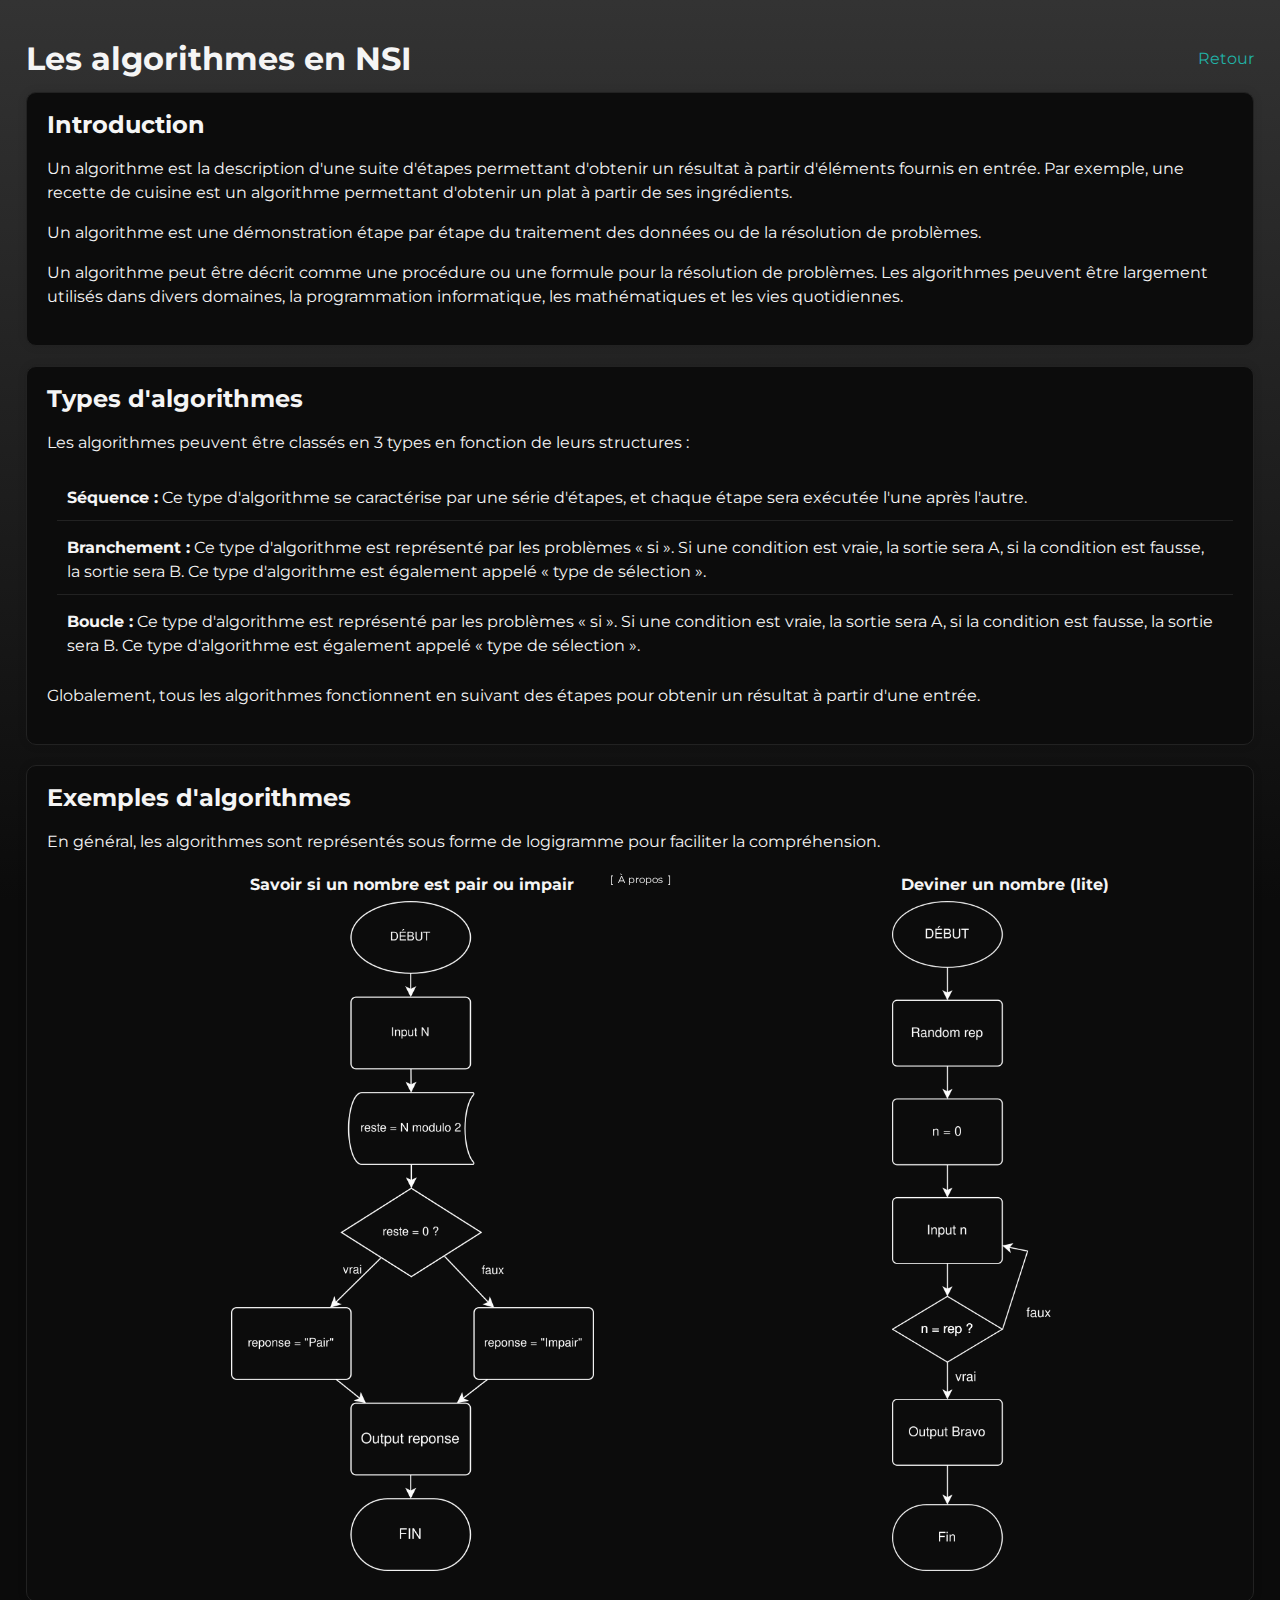
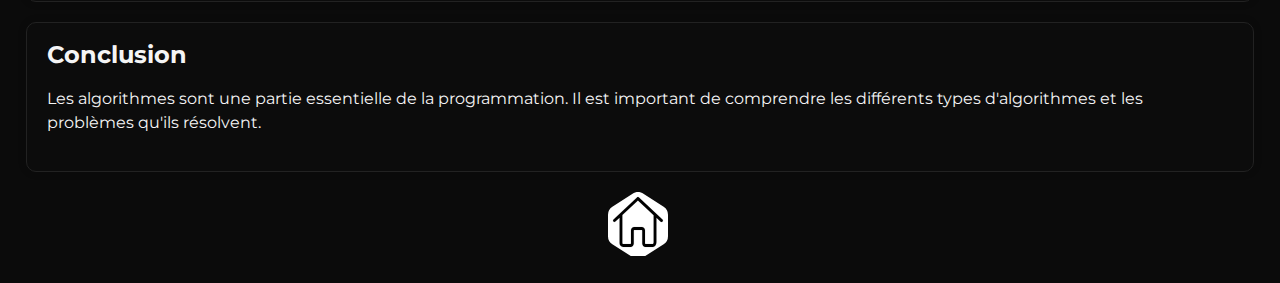
<file: algo.html>
<!DOCTYPE html>
<html lang="fr">

<head>
    <meta charset="UTF-8">
    <meta name="viewport" content="width=device-width, initial-scale=1.0">
    <title>Les algorithmes </title>
    <link rel="icon" href="images/favicon.png">
    <link rel="preconnect" href="https://fonts.gstatic.com">
    <link href="https://fonts.googleapis.com/css2?family=Montserrat:wght@400;700&display=swap" rel="stylesheet">
    <link rel="stylesheet" href="style.css">
</head>

<body>
    <header>
        <h1>Les algorithmes en NSI</h1>
        <a href="index.html">Retour</a>
    </header>
    <main>
        <section>
            <h2>Introduction</h2>
            <p>Un algorithme est la description d'une suite d'étapes permettant d'obtenir un résultat à partir d'éléments fournis en entrée. Par exemple, une recette de cuisine est un algorithme permettant d'obtenir un plat à partir de ses ingrédients.</p>
            <p>Un algorithme est une démonstration étape par étape du traitement des données ou de la résolution de problèmes.</p>
            <p>Un algorithme peut être décrit comme une procédure ou une formule pour la résolution de problèmes. Les algorithmes peuvent être largement utilisés dans divers domaines, la programmation informatique, les mathématiques et les vies quotidiennes.</p>
        </section>
        <section>
            <h2>Types d'algorithmes</h2>
            <p>Les algorithmes peuvent être classés en 3 types en fonction de leurs structures :</p>
            <ul>
                <li><b>Séquence :</b> Ce type d'algorithme se caractérise par une série d'étapes, et chaque étape sera exécutée l'une après l'autre.</li>
                <li><b>Branchement :</b> Ce type d'algorithme est représenté par les problèmes « si ». Si une condition est vraie, la sortie sera A, si la condition est fausse, la sortie sera B. Ce type d'algorithme est également appelé « type de sélection ».</li>
                <li><b>Boucle :</b> Ce type d'algorithme est représenté par les problèmes « si ». Si une condition est vraie, la sortie sera A, si la condition est fausse, la sortie sera B. Ce type d'algorithme est également appelé « type de sélection ».</li>
            </ul>
            <p>Globalement, tous les algorithmes fonctionnent en suivant des étapes pour obtenir un résultat à partir d'une entrée.</p>
        </section>
        <section>
            <h2>Exemples d'algorithmes</h2>
            <p>En général, les algorithmes sont représentés sous forme de logigramme pour faciliter la compréhension.</p>
            <table class="hstack">
                <tr>
                    <th>Savoir si un nombre est pair ou impair</th>
                    <th>Deviner un nombre (lite)</th>
                </tr>
                <tr>
                    <td><img src="images/algo/pairimpair.png"></td>
                    <td><img src="images/algo/deviner.png"></td>
                </tr>
            </table>
        </section>
        <section>
            <h2>Conclusion</h2>
            <p>Les algorithmes sont une partie essentielle de la programmation. Il est important de comprendre les différents types d'algorithmes et les problèmes qu'ils résolvent.</p>
        </section>
        <a href="index.html" class="home" title="Retour">
            <svg fill="#000" height="64px" width="64px" version="1.1" id="Capa_1" viewBox="-48.62 -48.62 583.44 583.44"
                xml:space="preserve" stroke="#000" transform="rotate(0)" sodipodi:docname="home.svg"
                inkscape:version="1.2.2 (b0a8486541, 2022-12-01)"
                xmlns:inkscape="http://www.inkscape.org/namespaces/inkscape"
                xmlns:sodipodi="http://sodipodi.sourceforge.net/DTD/sodipodi-0.dtd" xmlns="http://www.w3.org/2000/svg"
                xmlns:svg="http://www.w3.org/2000/svg">
                <defs id="defs95" />
                <sodipodi:namedview id="namedview93" pagecolor="#505050" bordercolor="#eeeeee" borderopacity="1"
                    inkscape:showpageshadow="0" inkscape:pageopacity="0" inkscape:pagecheckerboard="0"
                    inkscape:deskcolor="#505050" showgrid="false" inkscape:zoom="6.2890625" inkscape:cx="31.006211"
                    inkscape:cy="34.742857" inkscape:window-width="1854" inkscape:window-height="1011"
                    inkscape:window-x="0" inkscape:window-y="0" inkscape:window-maximized="1"
                    inkscape:current-layer="Capa_1" />

                <g id="SVGRepo_bgCarrier" stroke-width="0"
                    transform="matrix(0.99999993,0,0,1.0474384,-18.232484,2.1420898)">

                    <path transform="matrix(36.465,0,0,36.465,-48.62,-48.62)" fill="#ffffff"
                        d="m 9.166,0.33 a 2.25,2.25 0 0 0 -2.332,0 L 1.584,3.512 A 2.25,2.25 0 0 0 0.5,5.436 v 5.128 a 2.25,2.25 0 0 0 1.084,1.924 l 5.25,3.182 a 2.25,2.25 0 0 0 2.332,0 l 5.25,-3.182 A 2.25,2.25 0 0 0 15.5,10.564 V 5.436 A 2.25,2.25 0 0 0 14.416,3.512 Z"
                        strokewidth="0" id="path83" />

                </g>

                <g id="SVGRepo_tracerCarrier" stroke-linecap="round" stroke-linejoin="round" stroke="#CCCCCC"
                    stroke-width="15.558272000000002" />

                <g id="SVGRepo_iconCarrier" transform="matrix(0.93559339,0,0,0.98042386,-2.5748929,-13.472688)">
                    <g id="g89">
                        <path
                            d="m 481.708,220.456 -228.8,-204.6 c -0.4,-0.4 -0.8,-0.7 -1.3,-1 -5,-4.8 -13,-5 -18.3,-0.3 l -228.8,204.6 c -5.6,5 -6,13.5 -1.1,19.1 2.7,3 6.4,4.5 10.1,4.5 3.2,0 6.4,-1.1 9,-3.4 l 41.2,-36.9 v 7.2 106.8 124.6 c 0,18.7 15.2,34 34,34 0.3,0 0.5,0 0.8,0 0.3,0 0.5,0 0.8,0 h 70.6 c 17.6,0 31.9,-14.3 31.9,-31.9 v -121.3 c 0,-2.7 2.2,-4.9 4.9,-4.9 h 72.9 c 2.7,0 4.9,2.2 4.9,4.9 v 121.3 c 0,17.6 14.3,31.9 31.9,31.9 h 72.2 c 19,0 34,-18.7 34,-42.6 v -111.2 -34 -83.5 l 41.2,36.9 c 2.6,2.3 5.8,3.4 9,3.4 3.7,0 7.4,-1.5 10.1,-4.5 4.8,-5.6 4.3,-14.1 -1.2,-19.1 z m -86.2,66.7 v 34 111.1 c 0,9.7 -4.8,15.6 -7,15.6 h -72.2 c -2.7,0 -4.9,-2.2 -4.9,-4.9 v -121.1 c 0,-17.6 -14.3,-31.9 -31.9,-31.9 h -72.9 c -17.6,0 -31.9,14.3 -31.9,31.9 v 121.3 c 0,2.7 -2.2,4.9 -4.9,4.9 h -70.6 c -0.3,0 -0.5,0 -0.8,0 -0.3,0 -0.5,0 -0.8,0 -3.8,0 -7,-3.1 -7,-7 v -124.7 -106.8 -31.3 l 151.8,-135.6 153.1,136.9 z"
                            id="path87" />
                    </g>
                </g>

            </svg>
        </a>
    </main>
    <footer>
        <a href="apropos.html">À propos</a>
    </footer>
</body>

</html>
</file>
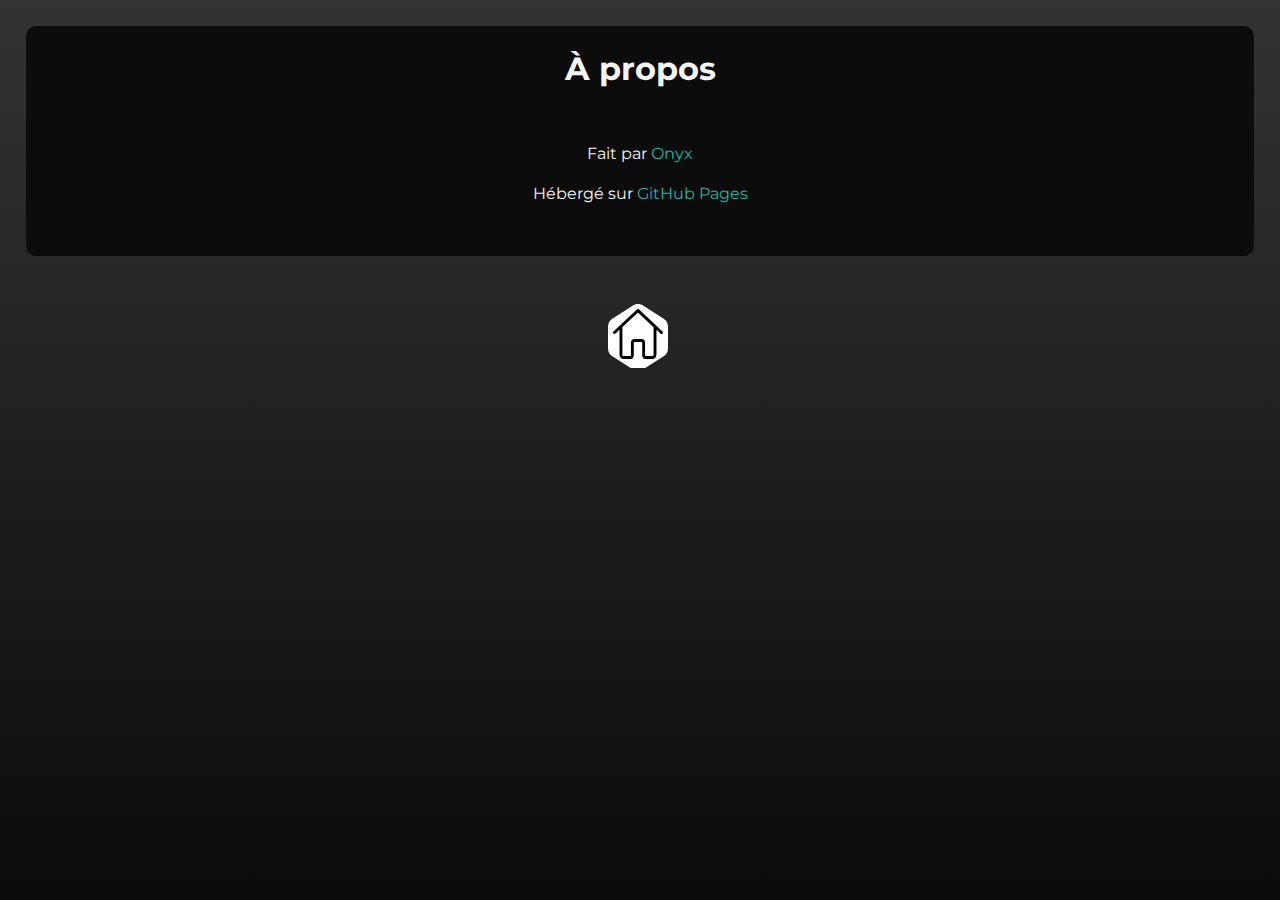
<file: apropos.html>
<!DOCTYPE html>
<html lang="fr">

<head>
    <meta charset="UTF-8">
    <meta name="viewport" content="width=device-width, initial-scale=1.0">
    <title>À propos</title>
    <link rel="stylesheet" href="style.css">
    <link rel="preconnect" href="https://fonts.gstatic.com">
    <link href="https://fonts.googleapis.com/css2?family=Montserrat:wght@400;700&display=swap" rel="stylesheet">
    <link rel="icon" href="images/favicon.png">
</head>

<body>
    <main style="text-align: center; background-color: #0c0c0c; border-radius: 10px; padding: 10px;">
        <h1>À propos</h1>
        <br>
        <p>Fait par <a href="https://linktr.ee/onyyyx">Onyx</a></p>
        <p>Hébergé sur <a href="https://docs.github.com/fr/pages">GitHub Pages</a></p><br>

    </main>
    <br><br>
    <a href="index.html" class="home" title="Retour">
        <svg fill="#000" height="64px" width="64px" version="1.1" id="Capa_1" viewBox="-48.62 -48.62 583.44 583.44"
            xml:space="preserve" stroke="#000" transform="rotate(0)" sodipodi:docname="home.svg"
            inkscape:version="1.2.2 (b0a8486541, 2022-12-01)"
            xmlns:inkscape="http://www.inkscape.org/namespaces/inkscape"
            xmlns:sodipodi="http://sodipodi.sourceforge.net/DTD/sodipodi-0.dtd" xmlns="http://www.w3.org/2000/svg"
            xmlns:svg="http://www.w3.org/2000/svg">
            <defs id="defs95" />
            <sodipodi:namedview id="namedview93" pagecolor="#505050" bordercolor="#eeeeee" borderopacity="1"
                inkscape:showpageshadow="0" inkscape:pageopacity="0" inkscape:pagecheckerboard="0"
                inkscape:deskcolor="#505050" showgrid="false" inkscape:zoom="6.2890625" inkscape:cx="31.006211"
                inkscape:cy="34.742857" inkscape:window-width="1854" inkscape:window-height="1011" inkscape:window-x="0"
                inkscape:window-y="0" inkscape:window-maximized="1" inkscape:current-layer="Capa_1" />

            <g id="SVGRepo_bgCarrier" stroke-width="0"
                transform="matrix(0.99999993,0,0,1.0474384,-18.232484,2.1420898)">

                <path transform="matrix(36.465,0,0,36.465,-48.62,-48.62)" fill="#ffffff"
                    d="m 9.166,0.33 a 2.25,2.25 0 0 0 -2.332,0 L 1.584,3.512 A 2.25,2.25 0 0 0 0.5,5.436 v 5.128 a 2.25,2.25 0 0 0 1.084,1.924 l 5.25,3.182 a 2.25,2.25 0 0 0 2.332,0 l 5.25,-3.182 A 2.25,2.25 0 0 0 15.5,10.564 V 5.436 A 2.25,2.25 0 0 0 14.416,3.512 Z"
                    strokewidth="0" id="path83" />

            </g>

            <g id="SVGRepo_tracerCarrier" stroke-linecap="round" stroke-linejoin="round" stroke="#CCCCCC"
                stroke-width="15.558272000000002" />

            <g id="SVGRepo_iconCarrier" transform="matrix(0.93559339,0,0,0.98042386,-2.5748929,-13.472688)">
                <g id="g89">
                    <path
                        d="m 481.708,220.456 -228.8,-204.6 c -0.4,-0.4 -0.8,-0.7 -1.3,-1 -5,-4.8 -13,-5 -18.3,-0.3 l -228.8,204.6 c -5.6,5 -6,13.5 -1.1,19.1 2.7,3 6.4,4.5 10.1,4.5 3.2,0 6.4,-1.1 9,-3.4 l 41.2,-36.9 v 7.2 106.8 124.6 c 0,18.7 15.2,34 34,34 0.3,0 0.5,0 0.8,0 0.3,0 0.5,0 0.8,0 h 70.6 c 17.6,0 31.9,-14.3 31.9,-31.9 v -121.3 c 0,-2.7 2.2,-4.9 4.9,-4.9 h 72.9 c 2.7,0 4.9,2.2 4.9,4.9 v 121.3 c 0,17.6 14.3,31.9 31.9,31.9 h 72.2 c 19,0 34,-18.7 34,-42.6 v -111.2 -34 -83.5 l 41.2,36.9 c 2.6,2.3 5.8,3.4 9,3.4 3.7,0 7.4,-1.5 10.1,-4.5 4.8,-5.6 4.3,-14.1 -1.2,-19.1 z m -86.2,66.7 v 34 111.1 c 0,9.7 -4.8,15.6 -7,15.6 h -72.2 c -2.7,0 -4.9,-2.2 -4.9,-4.9 v -121.1 c 0,-17.6 -14.3,-31.9 -31.9,-31.9 h -72.9 c -17.6,0 -31.9,14.3 -31.9,31.9 v 121.3 c 0,2.7 -2.2,4.9 -4.9,4.9 h -70.6 c -0.3,0 -0.5,0 -0.8,0 -0.3,0 -0.5,0 -0.8,0 -3.8,0 -7,-3.1 -7,-7 v -124.7 -106.8 -31.3 l 151.8,-135.6 153.1,136.9 z"
                        id="path87" />
                </g>
            </g>

        </svg>
    </a>
</body>

</html>
</file>
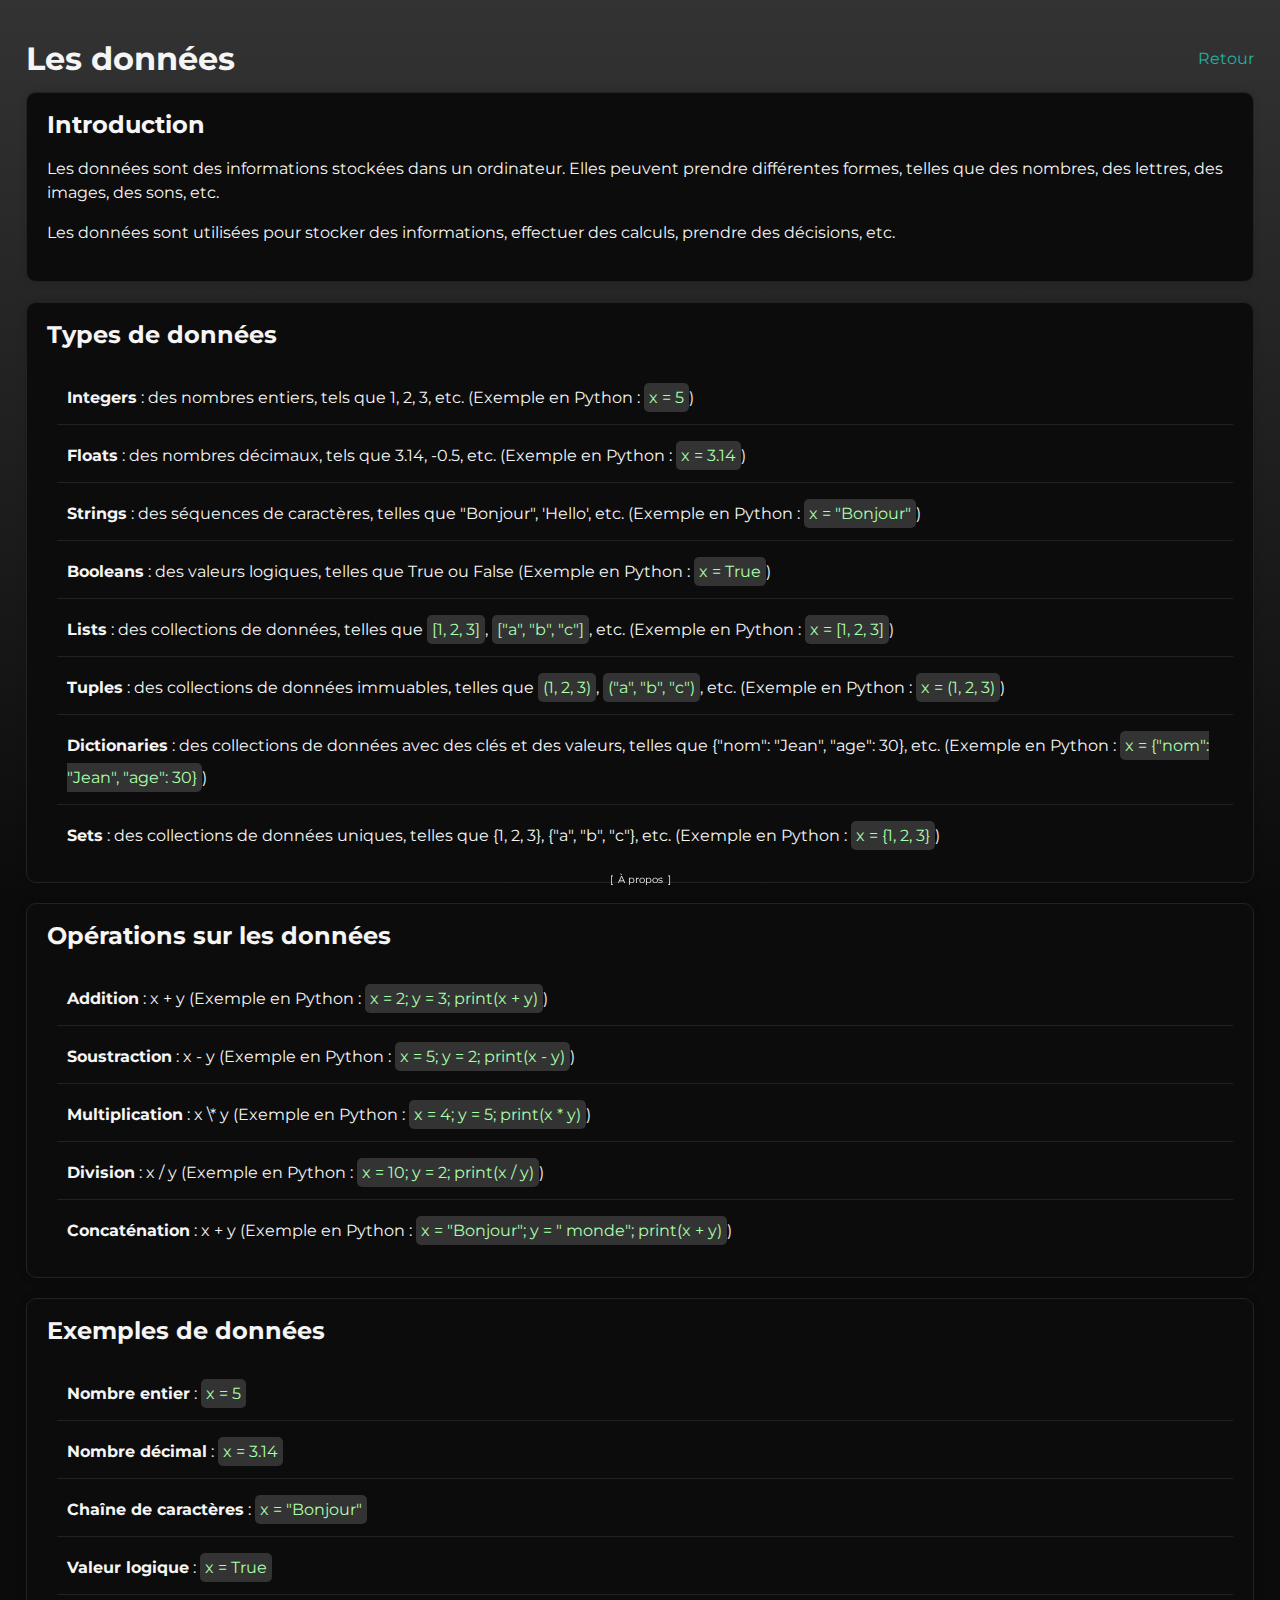
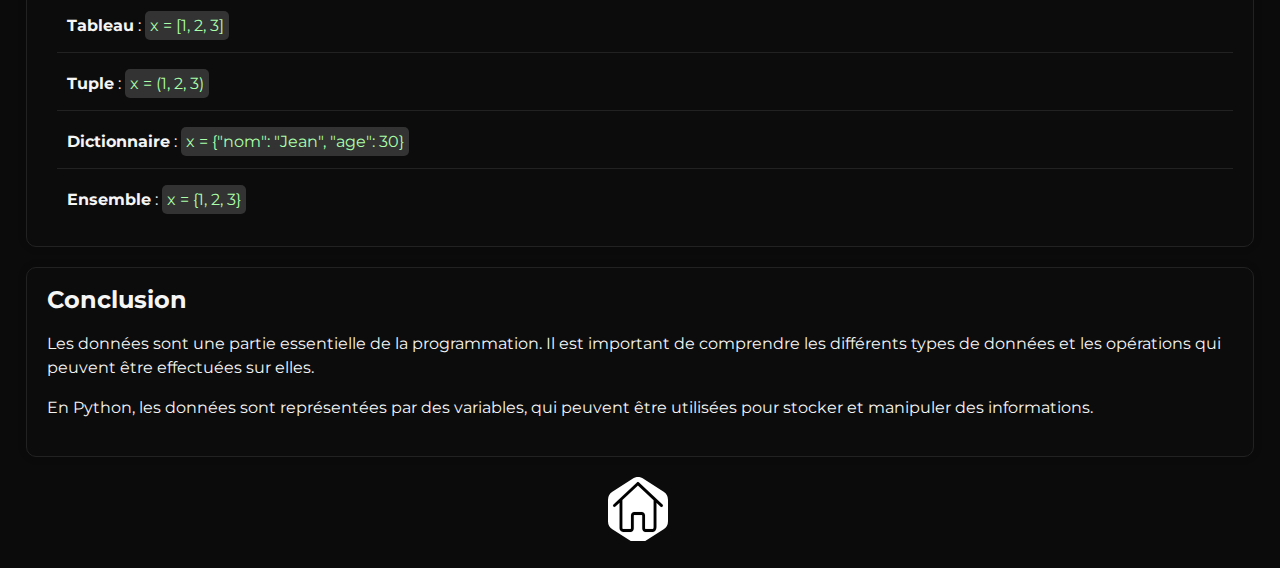
<file: data.html>
<!DOCTYPE html>
<html lang="fr">

<head>
    <meta charset="UTF-8">
    <meta name="viewport" content="width=device-width, initial-scale=1.0">
    <title>Les données</title>
    <link rel="stylesheet" href="style.css">
    <link rel="icon" href="images/favicon.png">
    <link rel="preconnect" href="https://fonts.gstatic.com">
    <link href="https://fonts.googleapis.com/css2?family=Montserrat:wght@400;700&display=swap" rel="stylesheet">
</head>

<body>
    <header>
        <h1>Les données</h1>
        <a href="index.html">Retour</a>
    </header>
    <main>
        <section>
            <h2>Introduction</h2>
            <p>Les données sont des informations stockées dans un ordinateur. Elles peuvent prendre différentes formes,
                telles que des nombres, des lettres, des images, des sons, etc.</p>
            <p>Les données sont utilisées pour stocker des informations, effectuer des calculs, prendre des décisions,
                etc.
            </p>
        </section>
        <section>
            <h2>Types de données</h2>
            <ul>
                <li><strong>Integers</strong> : des nombres entiers, tels que 1, 2, 3, etc. (Exemple en Python : <span id="code">x = 5</span>)</li>
                <li><strong>Floats</strong> : des nombres décimaux, tels que 3.14, -0.5, etc. (Exemple en Python : <span id="code">x = 3.14</span>)</li>
                <li><strong>Strings</strong> : des séquences de caractères, telles que "Bonjour", 'Hello', etc. (Exemple en Python : <span id="code">x = "Bonjour"</span>)</li>
                <li><strong>Booleans</strong> : des valeurs logiques, telles que True ou False (Exemple en Python : <span id="code">x = True</span>)</li>
                <li><strong>Lists</strong> : des collections de données, telles que <span id="code">[1, 2, 3]</span>, <span id="code">["a", "b", "c"]</span>, etc.
                    (Exemple en Python : <span id="code">x = [1, 2, 3]</span>)</li>
                <li><strong>Tuples</strong> : des collections de données immuables, telles que <span id="code">(1, 2, 3)</span>, <span id="code">("a", "b", "c")</span>,
                    etc. (Exemple en Python : <span id="code">x = (1, 2, 3)</span>)</li>
                <li><strong>Dictionaries</strong> : des collections de données avec des clés et des valeurs, telles que
                    {"nom": "Jean", "age": 30}, etc. (Exemple en Python : <span id="code">x = {"nom": "Jean", "age": 30}</span>)</li>
                <li><strong>Sets</strong> : des collections de données uniques, telles que {1, 2, 3}, {"a", "b", "c"},
                    etc.
                    (Exemple en Python : <span id="code">x = {1, 2, 3}</span>)</li>
            </ul>
        </section>
        <section>
            <h2>Opérations sur les données</h2>
            <ul>
                <li><strong>Addition</strong> : x + y (Exemple en Python : <span id="code">x = 2; y = 3; print(x + y)</span>)</li>
                <li><strong>Soustraction</strong> : x - y (Exemple en Python : <span id="code">x = 5; y = 2; print(x - y)</span>)</li>
                <li><strong>Multiplication</strong> : x \* y (Exemple en Python : <span id="code">x = 4; y = 5; print(x * y)</span>)</li>
                <li><strong>Division</strong> : x / y (Exemple en Python : <span id="code">x = 10; y = 2; print(x / y)</span>)</li>
                <li><strong>Concaténation</strong> : x + y (Exemple en Python : <span id="code">x = "Bonjour"; y = " monde"; print(x +
                    y)</span>)
                </li>
            </ul>
        </section>
        <section>
            <h2>Exemples de données</h2>
            <ul>
                <li><strong>Nombre entier</strong> : <span id="code">x = 5</span></li>
                <li><strong>Nombre décimal</strong> : <span id="code">x = 3.14</span></li>
                <li><strong>Chaîne de caractères</strong> : <span id="code">x = "Bonjour"</span></li>
                <li><strong>Valeur logique</strong> : <span id="code">x = True</span></li>
                <li><strong>Tableau</strong> : <span id="code">x = [1, 2, 3]</span></li>
                <li><strong>Tuple</strong> : <span id="code">x = (1, 2, 3)</span></li>
                <li><strong>Dictionnaire</strong> : <span id="code">x = {"nom": "Jean", "age": 30}</span></li>
                <li><strong>Ensemble</strong> : <span id="code">x = {1, 2, 3}</span></li>
            </ul>
        </section>
        <section>
            <h2>Conclusion</h2>
            <p>Les données sont une partie essentielle de la programmation. Il est important de comprendre les
                différents
                types de données et les opérations qui peuvent être effectuées sur elles.</p>
            <p>En Python, les données sont représentées par des variables, qui peuvent être utilisées pour stocker et
                manipuler des informations.</p>
        </section>
        <a href="index.html" class="home" title="Retour">
            <svg fill="#000" height="64px" width="64px" version="1.1" id="Capa_1" viewBox="-48.62 -48.62 583.44 583.44"
                xml:space="preserve" stroke="#000" transform="rotate(0)" sodipodi:docname="home.svg"
                inkscape:version="1.2.2 (b0a8486541, 2022-12-01)"
                xmlns:inkscape="http://www.inkscape.org/namespaces/inkscape"
                xmlns:sodipodi="http://sodipodi.sourceforge.net/DTD/sodipodi-0.dtd" xmlns="http://www.w3.org/2000/svg"
                xmlns:svg="http://www.w3.org/2000/svg">
                <defs id="defs95" />
                <sodipodi:namedview id="namedview93" pagecolor="#505050" bordercolor="#eeeeee" borderopacity="1"
                    inkscape:showpageshadow="0" inkscape:pageopacity="0" inkscape:pagecheckerboard="0"
                    inkscape:deskcolor="#505050" showgrid="false" inkscape:zoom="6.2890625" inkscape:cx="31.006211"
                    inkscape:cy="34.742857" inkscape:window-width="1854" inkscape:window-height="1011"
                    inkscape:window-x="0" inkscape:window-y="0" inkscape:window-maximized="1"
                    inkscape:current-layer="Capa_1" />

                <g id="SVGRepo_bgCarrier" stroke-width="0"
                    transform="matrix(0.99999993,0,0,1.0474384,-18.232484,2.1420898)">

                    <path transform="matrix(36.465,0,0,36.465,-48.62,-48.62)" fill="#ffffff"
                        d="m 9.166,0.33 a 2.25,2.25 0 0 0 -2.332,0 L 1.584,3.512 A 2.25,2.25 0 0 0 0.5,5.436 v 5.128 a 2.25,2.25 0 0 0 1.084,1.924 l 5.25,3.182 a 2.25,2.25 0 0 0 2.332,0 l 5.25,-3.182 A 2.25,2.25 0 0 0 15.5,10.564 V 5.436 A 2.25,2.25 0 0 0 14.416,3.512 Z"
                        strokewidth="0" id="path83" />

                </g>

                <g id="SVGRepo_tracerCarrier" stroke-linecap="round" stroke-linejoin="round" stroke="#CCCCCC"
                    stroke-width="15.558272000000002" />

                <g id="SVGRepo_iconCarrier" transform="matrix(0.93559339,0,0,0.98042386,-2.5748929,-13.472688)">
                    <g id="g89">
                        <path
                            d="m 481.708,220.456 -228.8,-204.6 c -0.4,-0.4 -0.8,-0.7 -1.3,-1 -5,-4.8 -13,-5 -18.3,-0.3 l -228.8,204.6 c -5.6,5 -6,13.5 -1.1,19.1 2.7,3 6.4,4.5 10.1,4.5 3.2,0 6.4,-1.1 9,-3.4 l 41.2,-36.9 v 7.2 106.8 124.6 c 0,18.7 15.2,34 34,34 0.3,0 0.5,0 0.8,0 0.3,0 0.5,0 0.8,0 h 70.6 c 17.6,0 31.9,-14.3 31.9,-31.9 v -121.3 c 0,-2.7 2.2,-4.9 4.9,-4.9 h 72.9 c 2.7,0 4.9,2.2 4.9,4.9 v 121.3 c 0,17.6 14.3,31.9 31.9,31.9 h 72.2 c 19,0 34,-18.7 34,-42.6 v -111.2 -34 -83.5 l 41.2,36.9 c 2.6,2.3 5.8,3.4 9,3.4 3.7,0 7.4,-1.5 10.1,-4.5 4.8,-5.6 4.3,-14.1 -1.2,-19.1 z m -86.2,66.7 v 34 111.1 c 0,9.7 -4.8,15.6 -7,15.6 h -72.2 c -2.7,0 -4.9,-2.2 -4.9,-4.9 v -121.1 c 0,-17.6 -14.3,-31.9 -31.9,-31.9 h -72.9 c -17.6,0 -31.9,14.3 -31.9,31.9 v 121.3 c 0,2.7 -2.2,4.9 -4.9,4.9 h -70.6 c -0.3,0 -0.5,0 -0.8,0 -0.3,0 -0.5,0 -0.8,0 -3.8,0 -7,-3.1 -7,-7 v -124.7 -106.8 -31.3 l 151.8,-135.6 153.1,136.9 z"
                            id="path87" />
                    </g>
                </g>

            </svg>
        </a>
    </main>
    <footer>
        <a href="apropos.html">À propos</a>
    </footer>
</body>

</html>
</file>
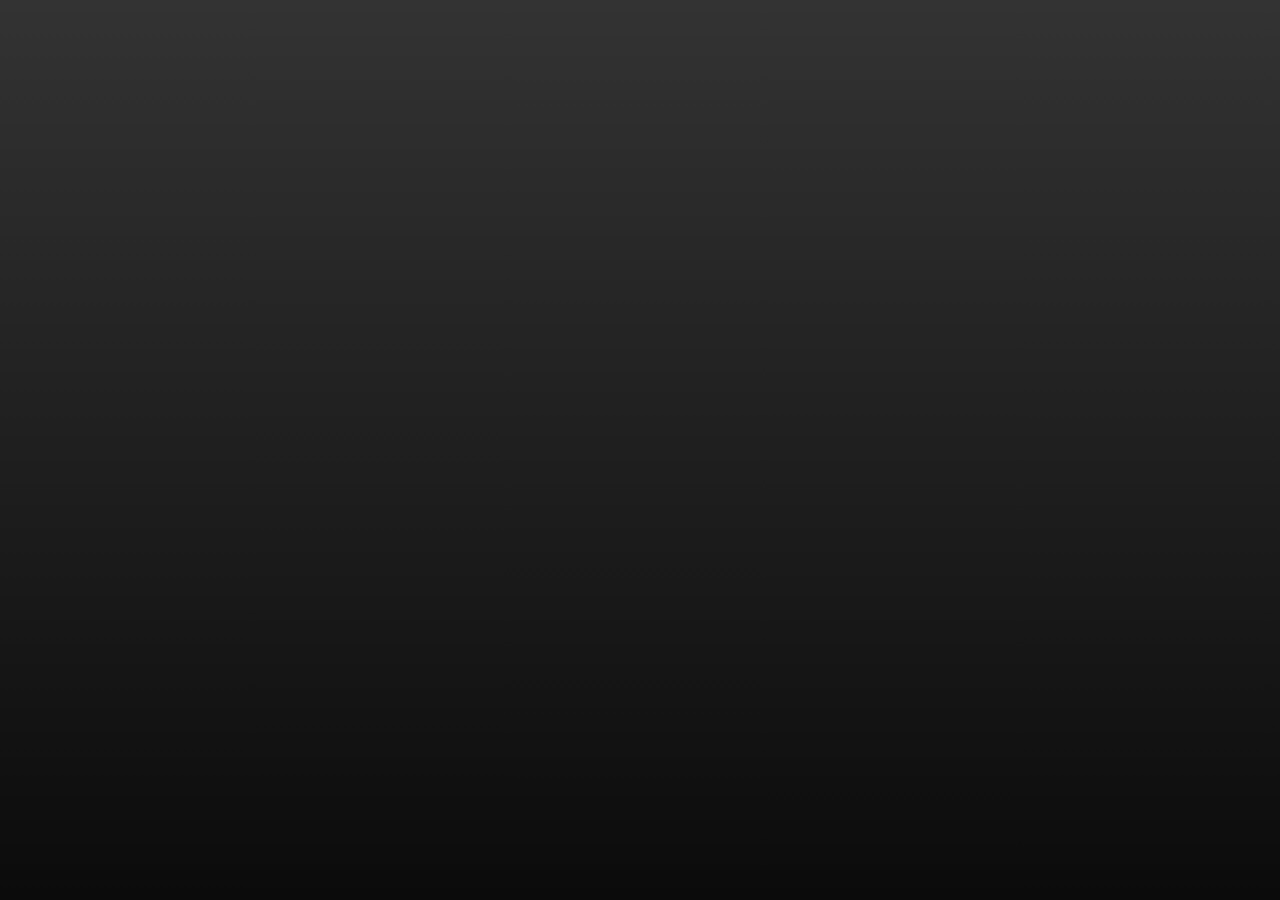
<file: machines.html>
<!DOCTYPE html>
<html lang="fr">
<head>
    <meta charset="UTF-8">
    <meta name="viewport" content="width=device-width, initial-scale=1.0">
    <title>Les machines</title>
    <link rel="stylesheet" href="style.css">
    <link rel="preconnect" href="https://fonts.gstatic.com">
    <link href="https://fonts.googleapis.com/css2?family=Montserrat:wght@400;700&display=swap" rel="stylesheet">
    <link rel="icon" href="images/favicon.png">
</head>
<body>
    
</body>
</html>
</file>
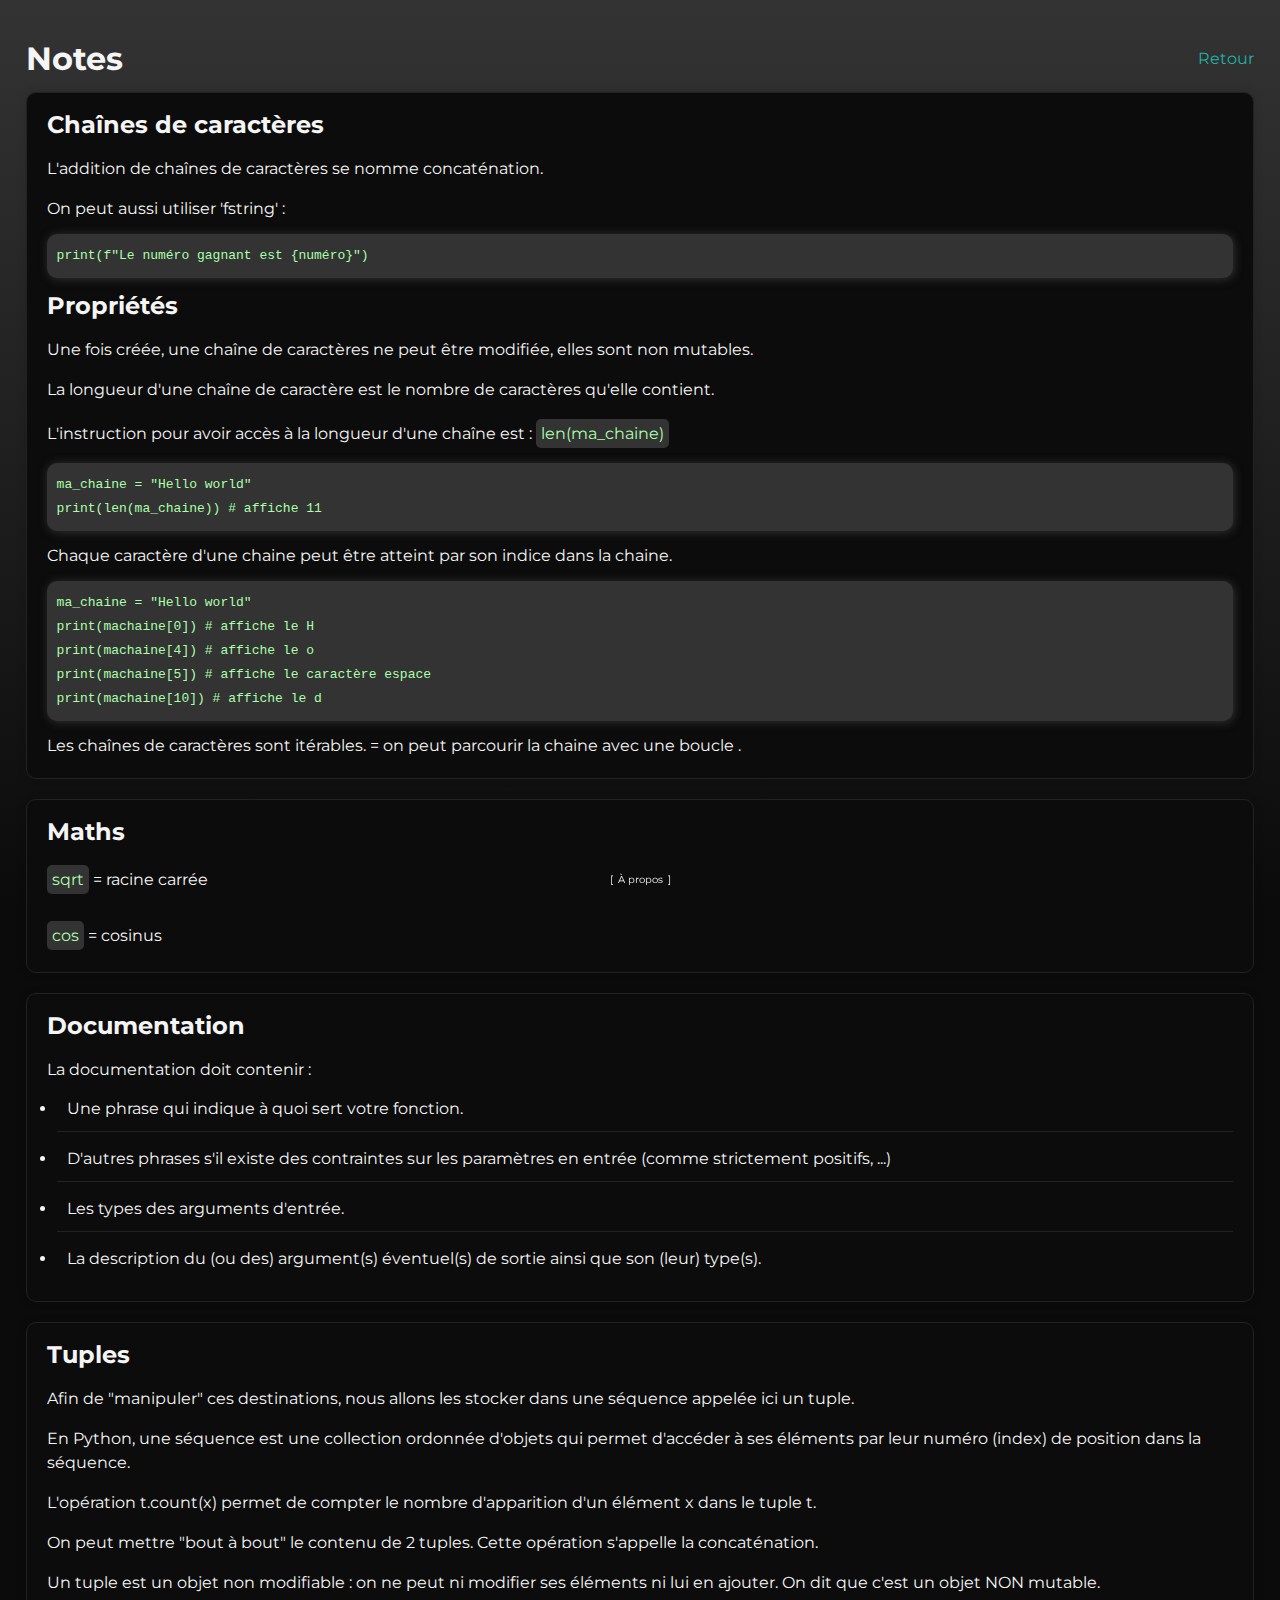
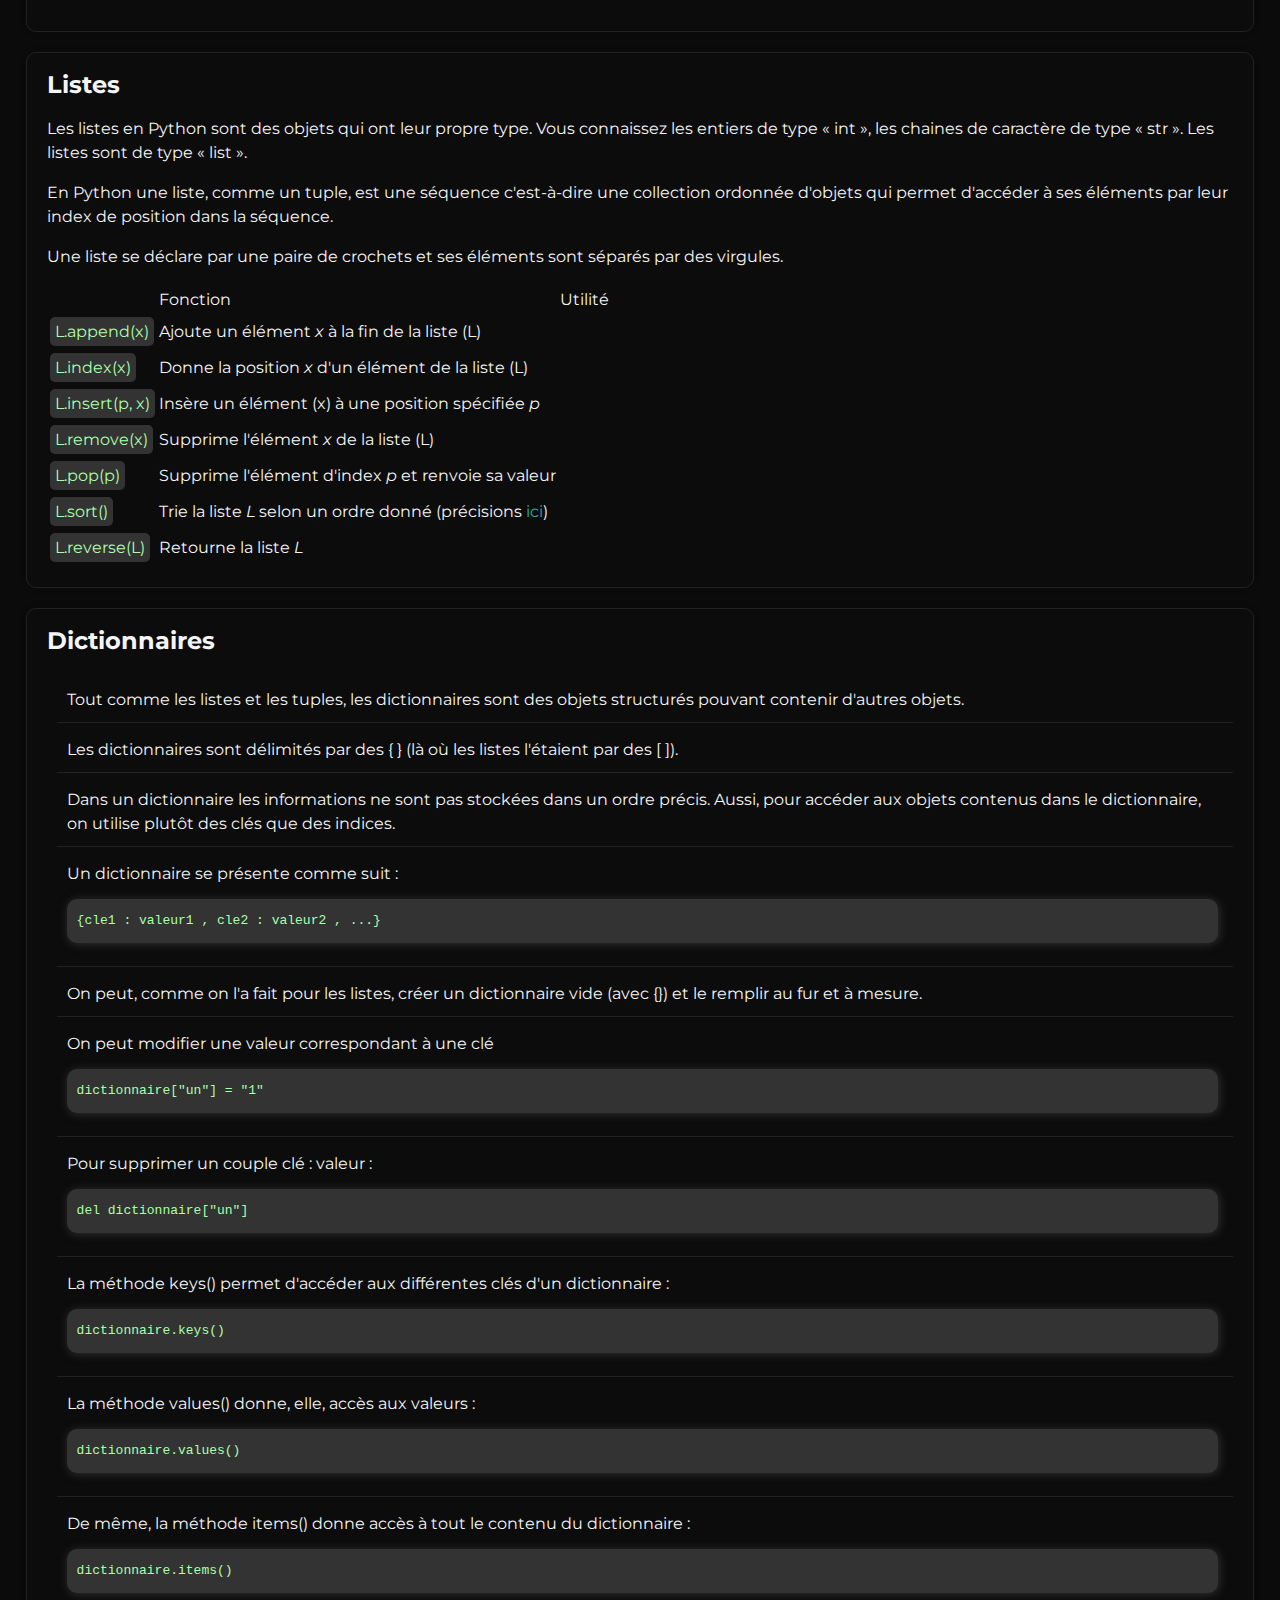
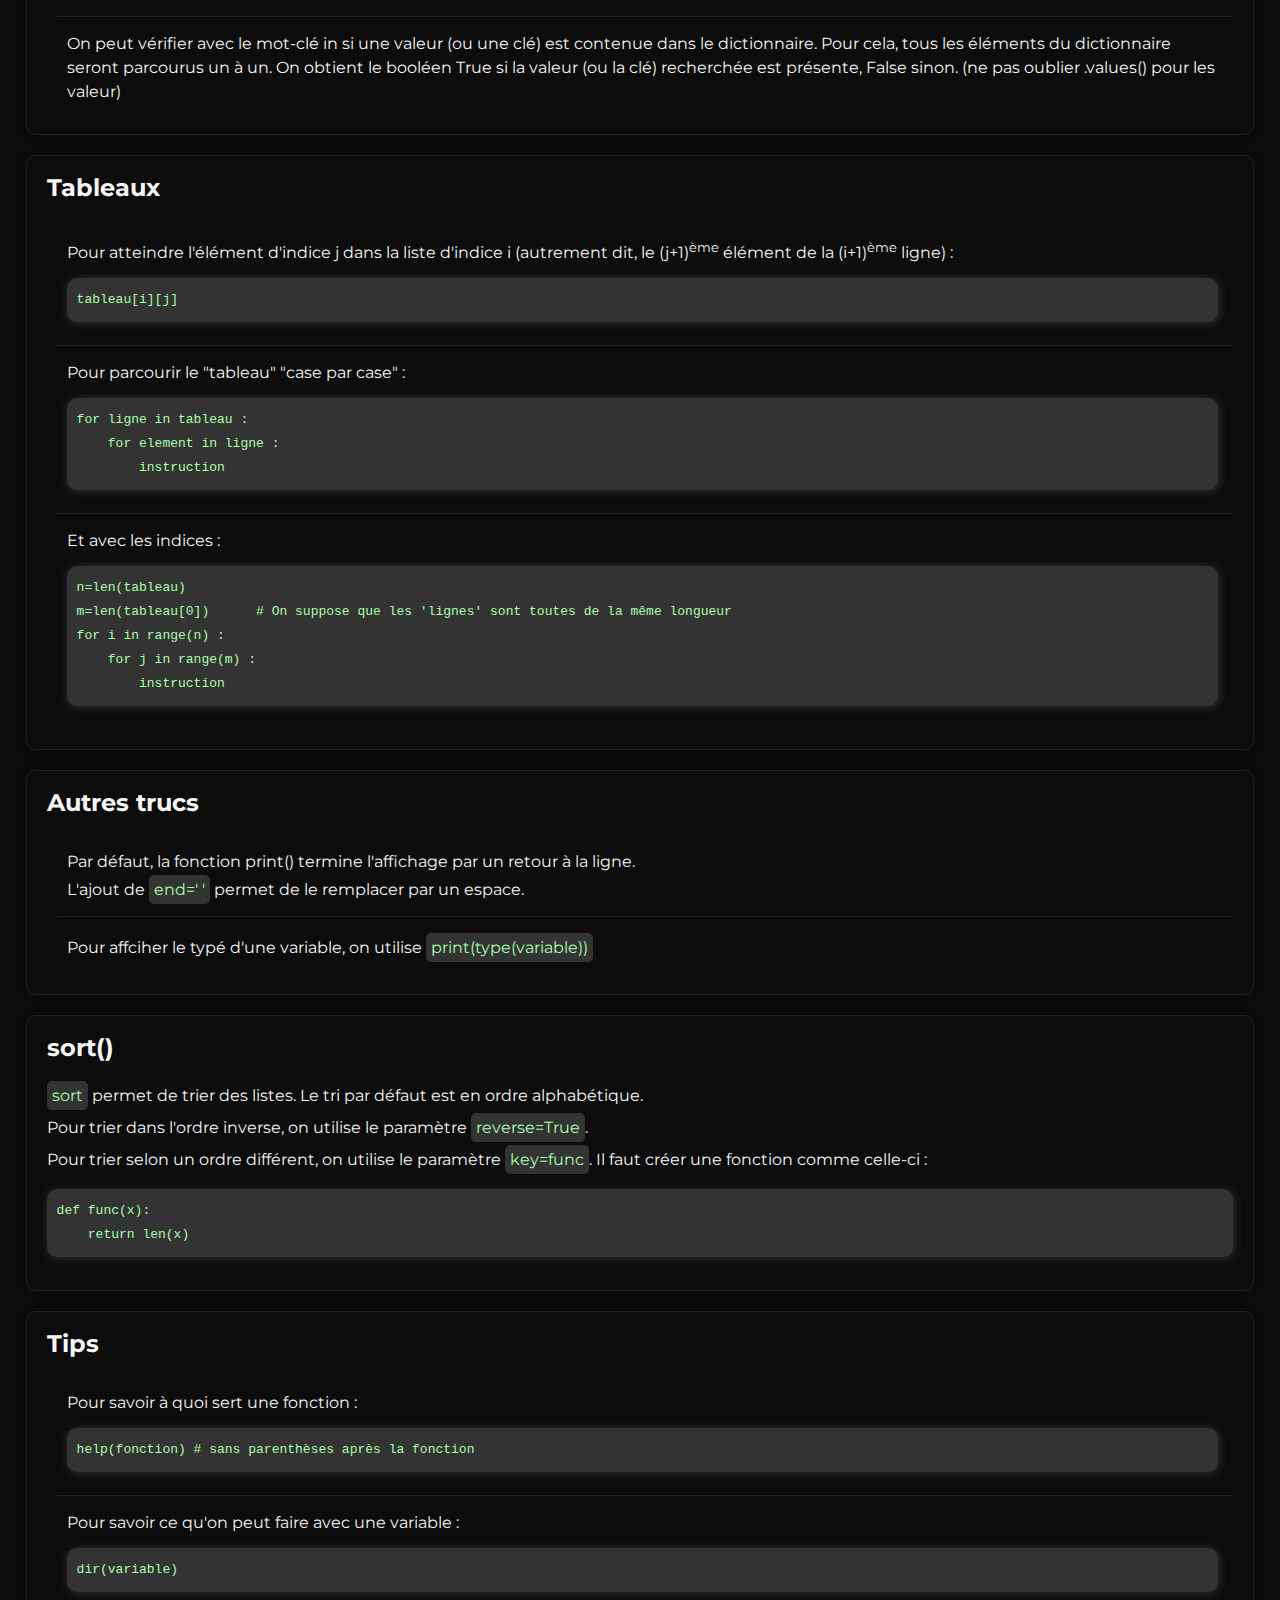
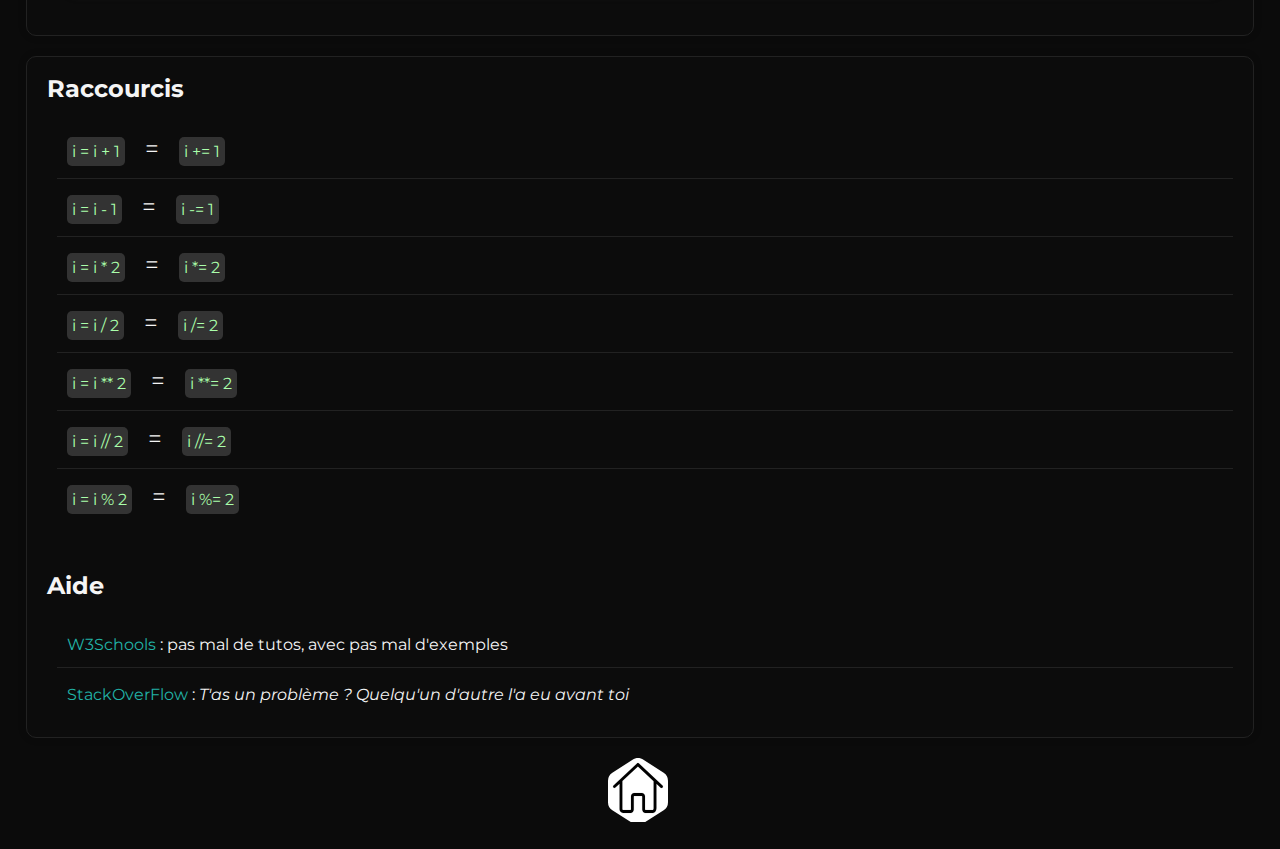
<file: notes.html>
<!DOCTYPE html>
<html lang="fr">

<head>
    <meta charset="UTF-8">
    <meta name="viewport" content="width=device-width, initial-scale=1.0">
    <title>Les données</title>
    <link rel="stylesheet" href="style.css">
    <link rel="icon" href="images/favicon.png">
    <link rel="preconnect" href="https://fonts.gstatic.com">
    <link href="https://fonts.googleapis.com/css2?family=Montserrat:wght@400;700&display=swap" rel="stylesheet">
</head>

<body>
    <header>
        <h1>Notes</h1>
        <a href="index.html">Retour</a>
    </header>
    <main>
        <section>
            <h2>Chaînes de caractères</h2>
            <p>L'addition de chaînes de caractères se nomme concaténation.</p>
            On peut aussi utiliser 'fstring' :
            <pre>print(f"Le numéro gagnant est {numéro}")</pre>
            </p>
            <h2>Propriétés</h2>
            <p>Une fois créée, une chaîne de caractères ne peut être modifiée, elles sont non mutables.</p>
            <p>La longueur d'une chaîne de caractère est le nombre de caractères qu'elle contient.</p>
            L'instruction pour avoir accès à la longueur d'une chaîne est : <span id="code">len(ma_chaine)</span>
            <pre>ma_chaine = "Hello world"
print(len(ma_chaine)) # affiche 11</pre>
            Chaque caractère d'une chaine peut être atteint par son indice dans la chaine.
            <pre>ma_chaine = "Hello world"
print(machaine[0]) # affiche le H
print(machaine[4]) # affiche le o
print(machaine[5]) # affiche le caractère espace
print(machaine[10]) # affiche le d</pre>
            Les chaînes de caractères sont itérables. = on peut parcourir la chaine avec une boucle .
        </section>

        <section>
            <h2>Maths</h2>
            <span id="code">sqrt</span> = racine carrée<br><br>
            <span id="code">cos</span> = cosinus
        </section>

        <section>
            <h2>Documentation</h2>
            La documentation doit contenir :
            <li>Une phrase qui indique à quoi sert votre fonction.</li>
            <li>D'autres phrases s'il existe des contraintes sur les paramètres en entrée (comme strictement positifs,
                ...)</li>
            <li>Les types des arguments d'entrée.
            <li>La description du (ou des) argument(s) éventuel(s) de sortie ainsi que son (leur) type(s).</li>
        </section>

        <section>
            <h2>Tuples</h2>
            <p>Afin de "manipuler" ces destinations, nous allons les stocker dans une séquence appelée ici un tuple.</p>
            <p>En Python, une séquence est une collection ordonnée d'objets qui permet d'accéder à ses éléments par leur
                numéro (index) de position dans la séquence.</p>
            <p>L'opération t.count(x) permet de compter le nombre d'apparition d'un élément x dans le tuple t.</p>
            <p>On peut mettre "bout à bout" le contenu de 2 tuples. Cette opération s'appelle la concaténation.</p>
            <p>Un tuple est un objet non modifiable : on ne peut ni modifier ses éléments ni lui en ajouter. On dit que
                c'est un objet NON mutable. </p>
        </section>

        <section>
            <h2>Listes</h2>
            <p>Les listes en Python sont des objets qui ont leur propre type. Vous connaissez les entiers de type « int
                », les chaines de caractère de type « str ». Les listes sont de type « list ».</p>
            <p>En Python une liste, comme un tuple, est une séquence c'est-à-dire une collection ordonnée d'objets qui
                permet d'accéder à ses éléments par leur index de position dans la séquence.</p>
            <p>Une liste se déclare par une paire de crochets et ses éléments sont séparés par des virgules. </p>
            <table>
                <th>
                <td>Fonction</td>
                <td>Utilité</td>
                </th>
                <tr>
                    <td><span id="code">L.append(x)</span></td>
                    <td>Ajoute un élément <i>x</i> à la fin de la liste (L)</td>
                </tr>
                <tr>
                    <td><span id="code">L.index(x)</span></td>
                    <td>Donne la position <i>x</i> d'un élément de la liste (L)</td>
                </tr>
                <tr>
                    <td><span id="code">L.insert(p, x)</span></td>
                    <td>Insère un élément (x) à une position spécifiée <i>p</i></td>
                </tr>
                <tr>
                    <td><span id="code">L.remove(x)</span></td>
                    <td>Supprime l'élément <i>x</i> de la liste (L)</td>
                </tr>
                <tr>
                    <td><span id="code">L.pop(p)</span></td>
                    <td>Supprime l'élément d'index <i>p</i> et renvoie sa valeur</td>
                </tr>
                <tr>
                    <td><span id="code">L.sort()</span></td>
                    <td>Trie la liste <i>L</i> selon un ordre donné (précisions <a href="#sort">ici</a>)</td>
                </tr>
                <tr>
                    <td><span id="code">L.reverse(L)</span></td>
                    <td>Retourne la liste <i>L</i></td>
                </tr>
            </table>
        </section>

        <section>
            <h2>Dictionnaires</h2>
            <ul>
                <li>Tout comme les listes et les tuples, les dictionnaires sont des objets structurés pouvant contenir d'autres objets.</li>
                <li>Les dictionnaires sont délimités par des { } (là où les listes l'étaient par des [ ]). </li>
                <li>Dans un dictionnaire les informations ne sont pas stockées dans un ordre précis. Aussi, pour accéder aux objets contenus dans le dictionnaire, on utilise plutôt des clés que des indices.</li>
                <li>Un dictionnaire se présente comme suit : <pre>{cle1 : valeur1 , cle2 : valeur2 , ...}</pre></li>
                <li>On peut, comme on l'a fait pour les listes, créer un dictionnaire vide (avec {}) et le remplir au fur et à mesure. </li>
                <li>On peut modifier une valeur correspondant à une clé 
                    <pre>dictionnaire["un"] = "1" </pre>
                </li>
                <li>Pour supprimer un couple clé : valeur : 
                    <pre>del dictionnaire["un"]</pre>
                </li>
                <li>La méthode keys() permet d'accéder aux différentes clés d'un dictionnaire :
                    <pre>dictionnaire.keys()</pre>
                </li>
                <li>La méthode values() donne, elle, accès aux valeurs : 
                    <pre>dictionnaire.values()</pre>
                </li>
                <li>De même, la méthode items() donne accès à tout le contenu du dictionnaire : 
                    <pre>dictionnaire.items()</pre>
                </li>
                <li>On peut vérifier avec le mot-clé in si une valeur (ou une clé) est contenue dans le dictionnaire. Pour cela, tous les éléments du dictionnaire seront parcourus un à un. On obtient le booléen True si la valeur (ou la clé) recherchée est présente, False sinon. (ne pas oublier .values() pour les valeur)</li>
            </ul>
        </section>

        <section>
            <h2>Tableaux</h2>
            <ul>
                <li>Pour atteindre l'élément d'indice j dans la liste d'indice i (autrement dit, le (j+1)<sup>ème</sup> élément de la (i+1)<sup>ème</sup> ligne) :<pre>tableau[i][j]</pre></li>
                <li>Pour parcourir le "tableau" "case par case" : <pre>for ligne in tableau : 
    for element in ligne : 
        instruction</pre></li>
                <li>Et avec les indices : <pre>n=len(tableau) 
m=len(tableau[0])      # On suppose que les 'lignes' sont toutes de la même longueur 
for i in range(n) : 
    for j in range(m) : 
        instruction </pre></li>
            </ul>
        </section>
        
        <section>
            <h2>Autres trucs</h2>
            <ul>
                <li>
                    Par défaut, la fonction print() termine l'affichage par un retour à la ligne.<br>L'ajout de <span
                        id="code">end=' '</span> permet de le remplacer par un espace.
                </li>
                <li>Pour affciher le typé d'une variable, on utilise <span id="code">print(type(variable))</span></li>
            </ul>
        </section>

        <section id="sort">
            <h2>sort()</h2>
            <span id="code">sort</span> permet de trier des listes. Le tri par défaut est en ordre alphabétique.<br>
            Pour trier dans l'ordre inverse, on utilise le paramètre <span id="code">reverse=True</span>.<br>
            Pour trier selon un ordre différent, on utilise le paramètre <span id="code">key=func</span>. Il faut créer
            une fonction comme celle-ci :
            <pre>
def func(x):
    return len(x)
</pre>
        </section>

        <section>
            <h2>Tips</h2>
            <ul>
                <li>Pour savoir à quoi sert une fonction :
                <pre>help(fonction) # sans parenthèses après la fonction</pre></li>
                <li>Pour savoir ce qu'on peut faire avec une variable :<pre>dir(variable)</pre></li>
            </ul>
        </section>
        
        <section>
            <h2>Raccourcis</h2>
            <ul>
                <li><span id="code">i = i + 1</span><span
                        style="font-size: x-large; margin-left: 20px; margin-right: 20px;">=</span><span id="code">i +=
                        1</span></li>
                <li><span id="code">i = i - 1</span><span
                        style="font-size: x-large; margin-left: 20px; margin-right: 20px;">=</span><span id="code">i -=
                        1</span></li>
                <li><span id="code">i = i * 2</span><span
                        style="font-size: x-large; margin-left: 20px; margin-right: 20px;">=</span><span id="code">i *=
                        2</span></li>
                <li><span id="code">i = i / 2</span><span
                        style="font-size: x-large; margin-left: 20px; margin-right: 20px;">=</span><span id="code">i /=
                        2</span></li>
                <li><span id="code">i = i ** 2</span><span
                        style="font-size: x-large; margin-left: 20px; margin-right: 20px;">=</span><span id="code">i **=
                        2</span></li>
                <li><span id="code">i = i // 2</span><span
                        style="font-size: x-large; margin-left: 20px; margin-right: 20px;">=</span><span id="code">i //=
                        2</span></li>
                <li><span id="code">i = i % 2</span><span
                        style="font-size: x-large; margin-left: 20px; margin-right: 20px;">=</span><span id="code">i %=
                        2</span></li>
            </ul><br><br>
            <h2>Aide</h2>
            <ul>
                <li><a href="https://www.w3schools.com">W3Schools</a> : pas mal de tutos, avec pas mal d'exemples</li>
                <li><a href="https://stackoverflow.com">StackOverFlow</a> : <i>T'as un problème ? Quelqu'un d'autre l'a
                        eu avant toi</i></li>
            </ul>
        </section>

        <a href="index.html" class="home" title="Retour">
            <svg fill="#000" height="64px" width="64px" version="1.1" id="Capa_1" viewBox="-48.62 -48.62 583.44 583.44"
                xml:space="preserve" stroke="#000" transform="rotate(0)" sodipodi:docname="home.svg"
                inkscape:version="1.2.2 (b0a8486541, 2022-12-01)"
                xmlns:inkscape="http://www.inkscape.org/namespaces/inkscape"
                xmlns:sodipodi="http://sodipodi.sourceforge.net/DTD/sodipodi-0.dtd" xmlns="http://www.w3.org/2000/svg"
                xmlns:svg="http://www.w3.org/2000/svg">
                <defs id="defs95" />
                <sodipodi:namedview id="namedview93" pagecolor="#505050" bordercolor="#eeeeee" borderopacity="1"
                    inkscape:showpageshadow="0" inkscape:pageopacity="0" inkscape:pagecheckerboard="0"
                    inkscape:deskcolor="#505050" showgrid="false" inkscape:zoom="6.2890625" inkscape:cx="31.006211"
                    inkscape:cy="34.742857" inkscape:window-width="1854" inkscape:window-height="1011"
                    inkscape:window-x="0" inkscape:window-y="0" inkscape:window-maximized="1"
                    inkscape:current-layer="Capa_1" />

                <g id="SVGRepo_bgCarrier" stroke-width="0"
                    transform="matrix(0.99999993,0,0,1.0474384,-18.232484,2.1420898)">

                    <path transform="matrix(36.465,0,0,36.465,-48.62,-48.62)" fill="#ffffff"
                        d="m 9.166,0.33 a 2.25,2.25 0 0 0 -2.332,0 L 1.584,3.512 A 2.25,2.25 0 0 0 0.5,5.436 v 5.128 a 2.25,2.25 0 0 0 1.084,1.924 l 5.25,3.182 a 2.25,2.25 0 0 0 2.332,0 l 5.25,-3.182 A 2.25,2.25 0 0 0 15.5,10.564 V 5.436 A 2.25,2.25 0 0 0 14.416,3.512 Z"
                        strokewidth="0" id="path83" />

                </g>

                <g id="SVGRepo_tracerCarrier" stroke-linecap="round" stroke-linejoin="round" stroke="#CCCCCC"
                    stroke-width="15.558272000000002" />

                <g id="SVGRepo_iconCarrier" transform="matrix(0.93559339,0,0,0.98042386,-2.5748929,-13.472688)">
                    <g id="g89">
                        <path
                            d="m 481.708,220.456 -228.8,-204.6 c -0.4,-0.4 -0.8,-0.7 -1.3,-1 -5,-4.8 -13,-5 -18.3,-0.3 l -228.8,204.6 c -5.6,5 -6,13.5 -1.1,19.1 2.7,3 6.4,4.5 10.1,4.5 3.2,0 6.4,-1.1 9,-3.4 l 41.2,-36.9 v 7.2 106.8 124.6 c 0,18.7 15.2,34 34,34 0.3,0 0.5,0 0.8,0 0.3,0 0.5,0 0.8,0 h 70.6 c 17.6,0 31.9,-14.3 31.9,-31.9 v -121.3 c 0,-2.7 2.2,-4.9 4.9,-4.9 h 72.9 c 2.7,0 4.9,2.2 4.9,4.9 v 121.3 c 0,17.6 14.3,31.9 31.9,31.9 h 72.2 c 19,0 34,-18.7 34,-42.6 v -111.2 -34 -83.5 l 41.2,36.9 c 2.6,2.3 5.8,3.4 9,3.4 3.7,0 7.4,-1.5 10.1,-4.5 4.8,-5.6 4.3,-14.1 -1.2,-19.1 z m -86.2,66.7 v 34 111.1 c 0,9.7 -4.8,15.6 -7,15.6 h -72.2 c -2.7,0 -4.9,-2.2 -4.9,-4.9 v -121.1 c 0,-17.6 -14.3,-31.9 -31.9,-31.9 h -72.9 c -17.6,0 -31.9,14.3 -31.9,31.9 v 121.3 c 0,2.7 -2.2,4.9 -4.9,4.9 h -70.6 c -0.3,0 -0.5,0 -0.8,0 -0.3,0 -0.5,0 -0.8,0 -3.8,0 -7,-3.1 -7,-7 v -124.7 -106.8 -31.3 l 151.8,-135.6 153.1,136.9 z"
                            id="path87" />
                    </g>
                </g>

            </svg>
        </a>
    </main>
    <footer>
        <a href="apropos.html">À propos</a>
    </footer>
</body>

</html>
</file>
<file: style.css>
html {
    background: linear-gradient(to bottom, #333, #0b0b0b);
    background-size: cover;
    background-position: center;
    background-repeat: no-repeat;
    width: auto;
    height: 100vh;
    background-color: #0b0b0b;
}

body {
    color: whitesmoke;
    font-family: 'Montserrat', sans-serif;
    margin: 2%;
    line-height: 1.5rem;
}

a {
    text-decoration: none;
    color: #21b2a6;
}

/** Widget **/
.chapters {
    display: grid;
    grid-template-columns: repeat(3, 1fr);
    grid-gap: 20px;
}

.widget {
    margin: 10px;
    padding: 20px;
    background-color: #333;
    border-radius: 10px;
    text-align: center;
    box-shadow: 0 0 10px rgba(0, 0, 0, 0.1);
    width: 20vw;
    height: auto;
    display: block;
    transition: transform 0.2s ease-in-out;
}

.widget:hover {
    transform: scale(1.1);
}

.widget img {
    width: 100%;
    height: auto;
    object-fit: cover;
    border-radius: 10px;
}

.widget p {
    margin-top: 10px;
    font-size: 18px;
    font-weight: bold;
    color: #fff;
}

/* Content */
section {
    background-color: #0c0c0c;
    padding: 20px;
    font-family: 'Montserrat', sans-serif;
    margin-bottom: 20px;
    border: 1px solid #222;
    border-radius: 10px;
    box-shadow: 0 0 10px rgba(0, 0, 0, 0.1);
}

h2 {
    margin-top: 0;
}

ul {
    list-style: none;
    padding: 0;
    margin: 0;
}

li {
    padding: 15px 15px 10px 10px;
    border-bottom: 1px solid #222;
    margin-left: 10px;
}

li:last-child {
    border-bottom: none;
}

.home {
    display: block;
    margin:  auto 20px;
    text-align: center;
    padding-bottom: 20px;
}

.home svg {

    transition: transform 0.5s ease-in-out;
}

.home svg:hover {
    transform: scale(1.2);
}

header {
    display: flex;
    align-items: center;
}

header h1, header a {
    flex: 1;
}

header a {
    text-align: right;
}

footer {
    /* background-color: #0c0c0c; */
    padding: .5rem;
    text-align: center;
    font-size: 10px;
    position: fixed;
    bottom: 0;
    left: 0;
    width: 100%;
    box-sizing: border-box;
}

footer a {
    color: whitesmoke;
}

footer a::before {
    content: "[";
    padding-right: 5px;
    transition: 0.2s;
}

footer a::after {
    content: ']';
    padding-left: 5px;
    transition: 0.2s;
}

footer a:hover::before {
    padding-right: 2px;
}

footer a:hover::after {
    padding-left: 2px;
}

.hstack {
    text-align: center;
    width: 100%;
}
.hstack img {
    max-width: 50%;
    transition: 0.2s;
    position: relative;
}

pre {
    display: block;
    margin: 1em 0;
    background-color: #333;
    padding: 10px;
    border-radius: 10px;
    box-shadow: 1px 1px 10px #333;
    color: #aaffaa;
}

#code {

    line-height: 2rem;
    background-color: #333;
    padding: 5px;
    border-radius: 5px;
    color: #aaffaa;
    margin-top: 0;

}
</file>
